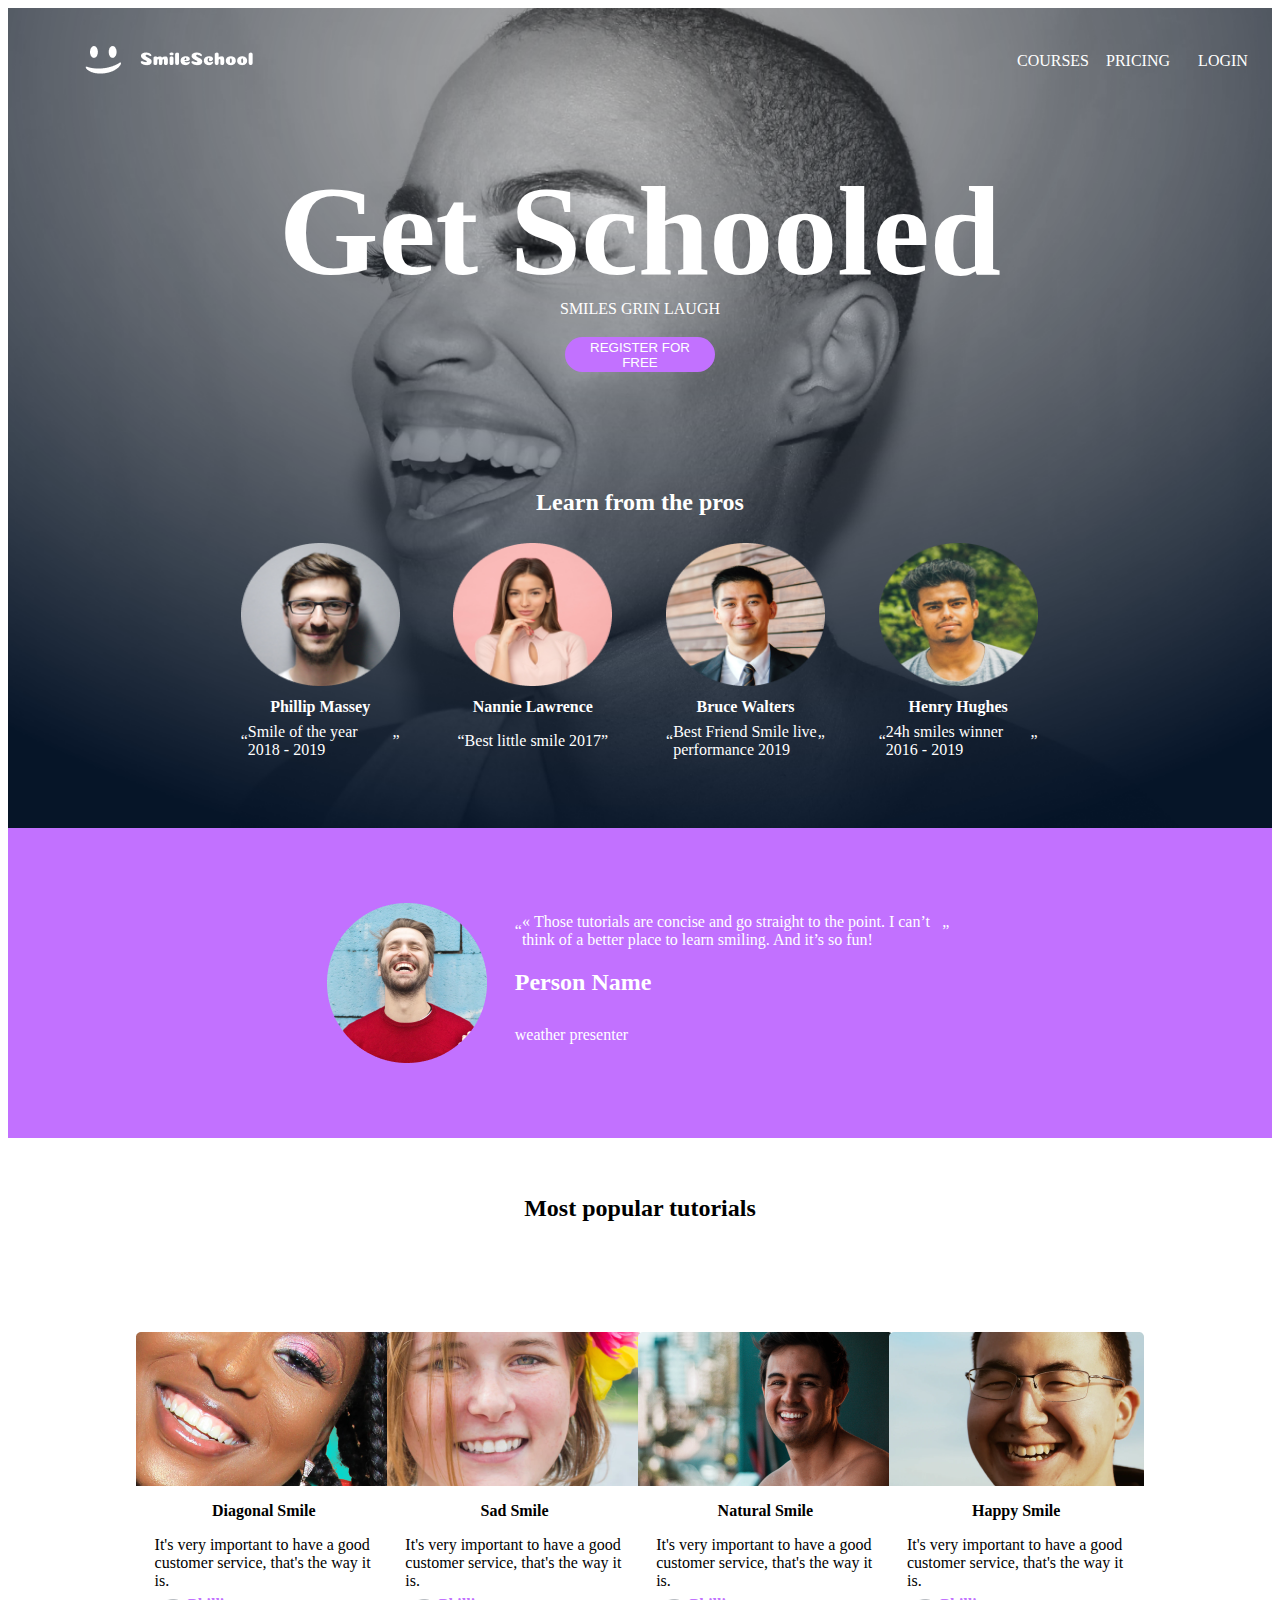
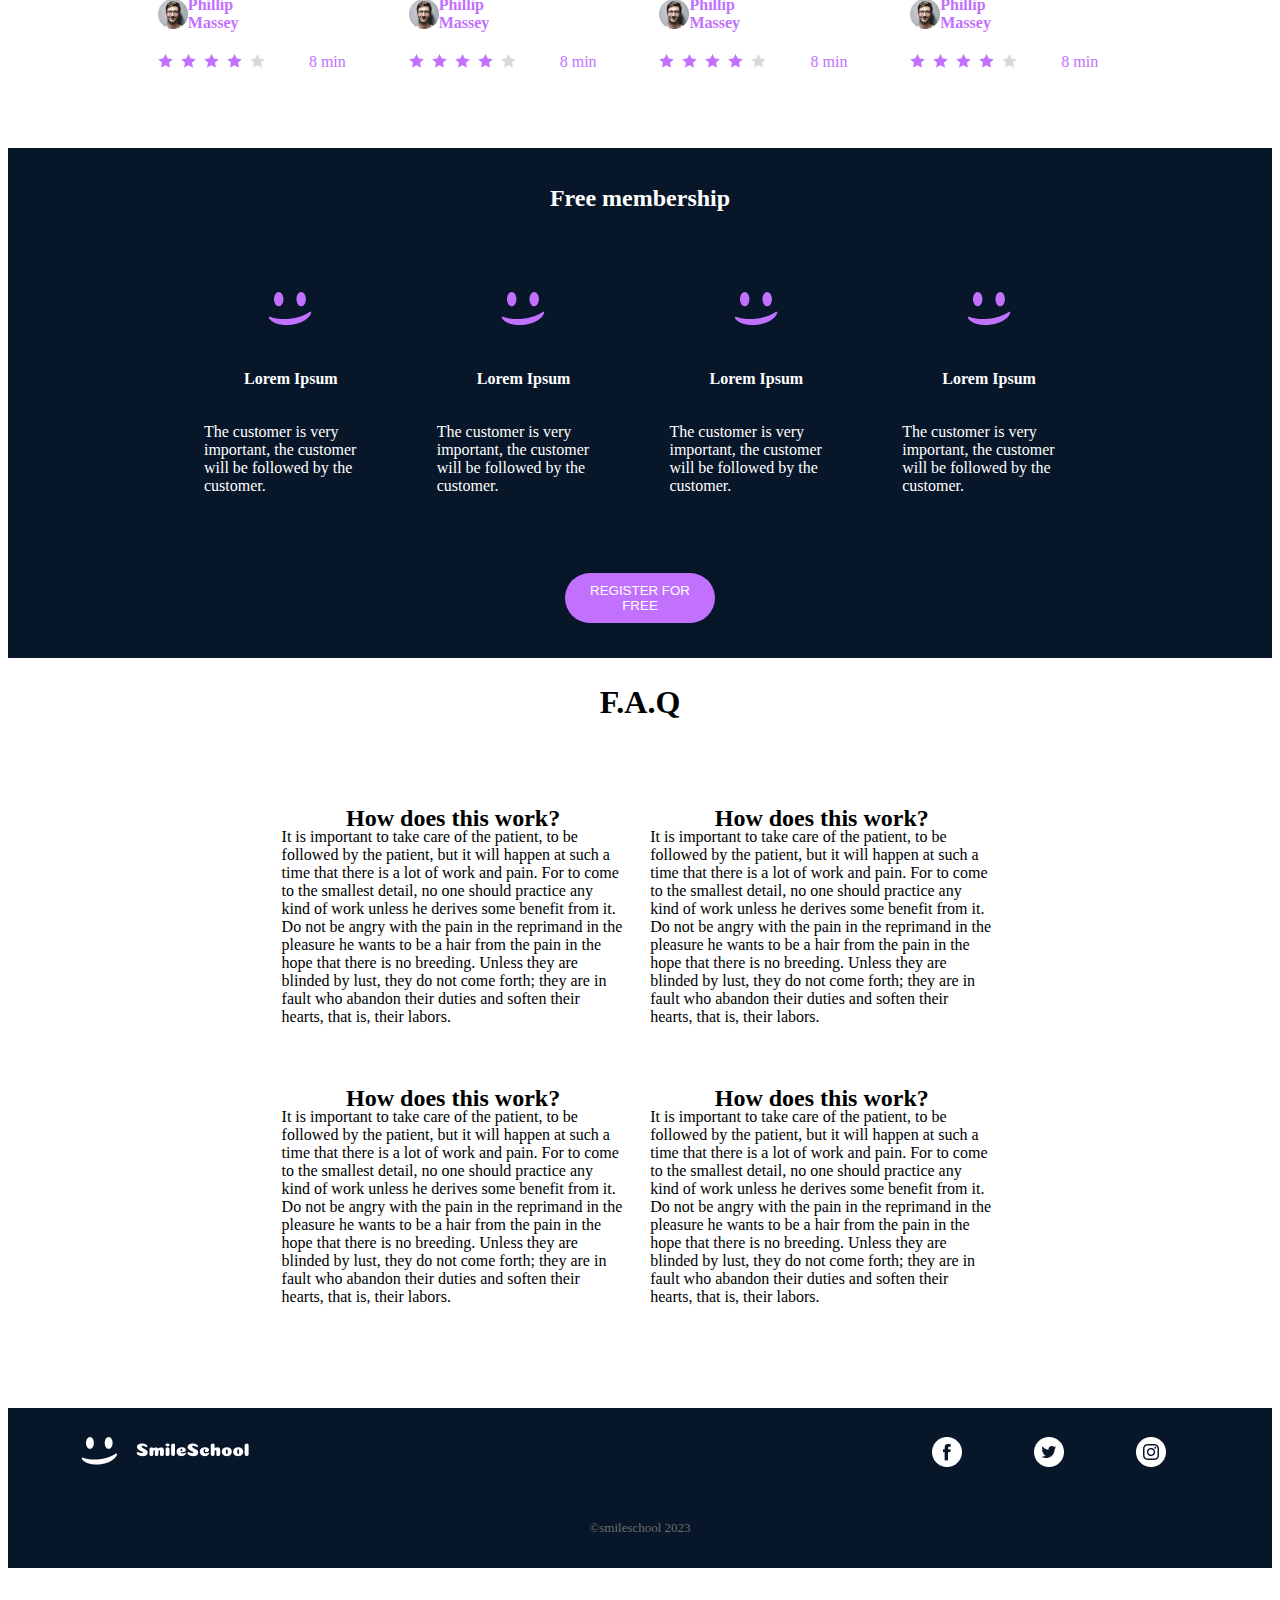
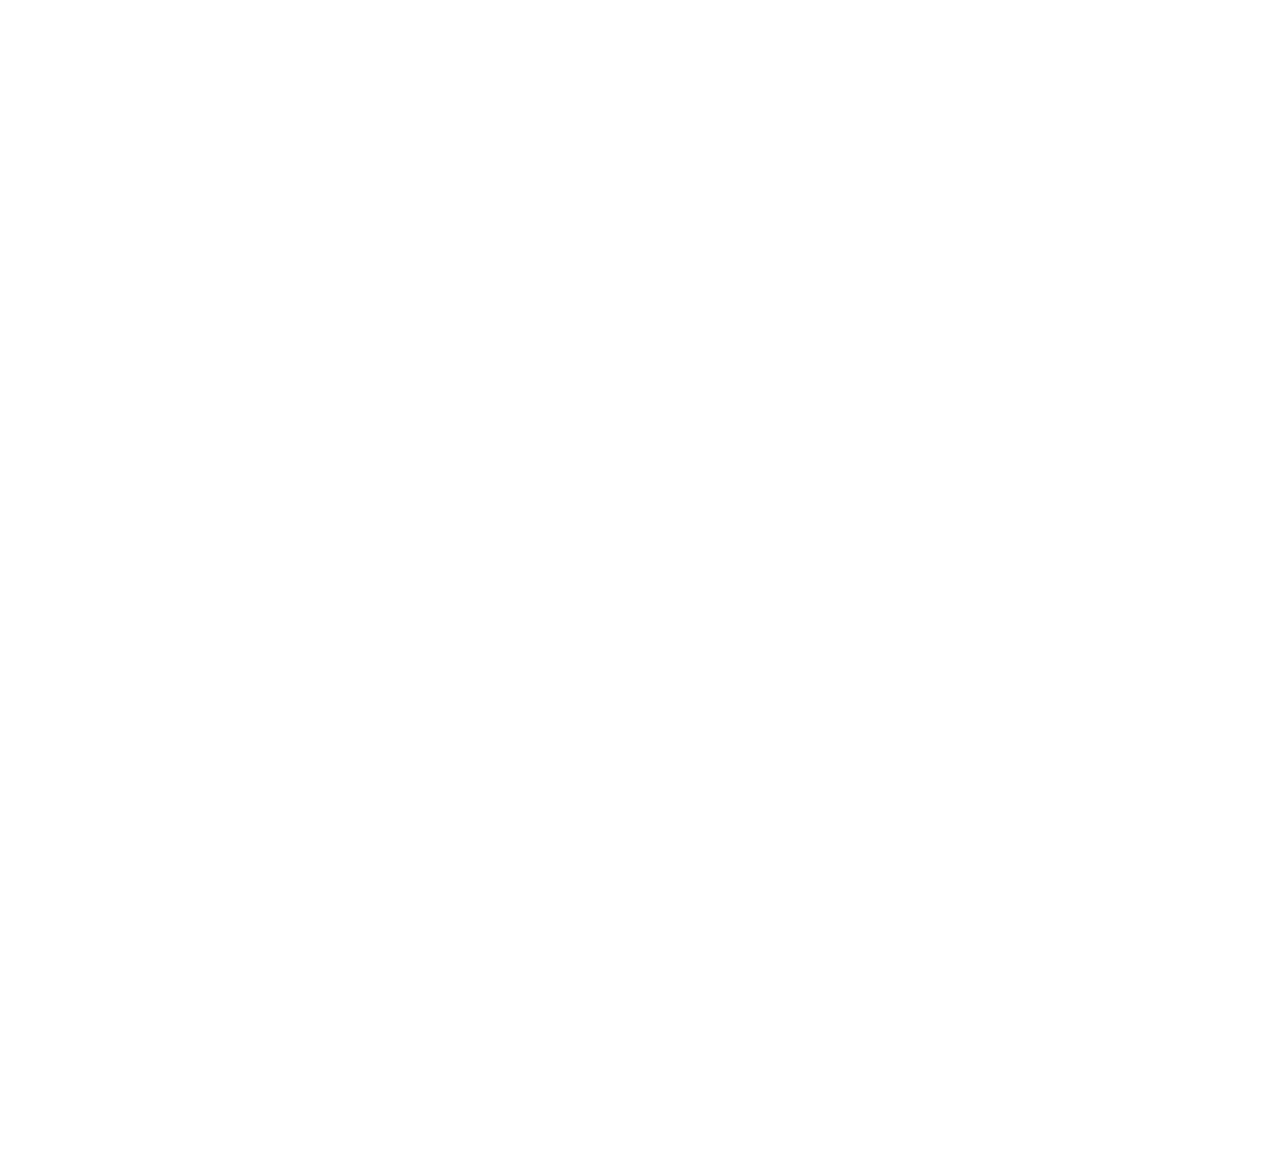
<file: css_advanced/index.html>
<!DOCTYPE html>
<html lang="en">
    <head>
        <meta charset="utf-8">
        <meta name="viewport" content="width=device-width, initial-scale=1.0">
        <title>HTML Wireframe</title>
        <link rel="stylesheet" href="styles.css">
        <style>
            .Title {
                border: 1px solid blue;
                margin: 0;
                height: 30px;
                margin-bottom: 3px;
                display: flex;
                align-items: center;
                justify-content: center;
            }
        </style>
        <style>
            .Button {
                border: 1px solid yellow;
                height: 30px;
                display: flex;
                align-items: center;
                justify-content: center;
                width: 99.5%;
            }
        </style>
        <style>
            .Image {
                border: 1px solid limegreen;
                width: 99%;
                height: 30%;
                margin: 0;
                display: flex;
                align-items: center;
                justify-content: center;
            }
        </style>
        <style>
            .Name {
                border: 1px solid blue;
                width: 99%;
                height: 30%;
                margin: 0;
                display: flex;
                align-items: center;
                justify-content: center;
            }
        </style>
        <style>
            .Subtitle {
                border: 1px solid violet;
                width: 99%;
                height: 30%;
                margin: 0;
                display: flex;
                align-items: center;
                justify-content: center;
            }
        </style>
    </head>
    <body>
        <div style="background-image: url(body_background.png);">
        <!--Header-->
        <header>
            <div>
               <!--logo-->
               <div class="company-logo">
                    <a href="">
                        <image src="logo.png" alt="logo"/>
                    </a>
               </div>
               <!--End of logo-->

               <!--Navigation links-->
               <div id="nav-links">
                   <a href="">COURSES</a>
                   <a href="">PRICING</a>
                   <a href="">LOGIN</a>
               </div>
               <!--End of navigation links-->
            </div>
        </header>
        <!--Main body-->
        <main>
            <!--Section-1-->
            <section id="section-1">
                <!--first block-->
                <div id="block-1a">
                    <h1 class="Title">Get Schooled</h1>
                    <p>SMILES GRIN LAUGH</p>
                    <button class="Button">REGISTER FOR FREE</button>
                </div>
                <!--end of first block-->
                <!--second block-->
                <div id="block-1b">
                    <h2 class="Title">Learn from the pros</h2>
                    <div>
                        <div>
                            <image class="Image" src="phillip.png" alt="phillip"/>
                            <h4 class="Name">Phillip Massey</h4>
                            <q class="Subtitle">Smile of the year 2018 - 2019</q>
                        </div>
                        <div>
                            <image class="Image" src="nannie.png" alt="nannie"/>
                            <h4 class="Name">Nannie Lawrence</h4>
                            <q class="Subtitle">Best little smile 2017</q>
                        </div>
                        <div>
                            <image class="Image" src="bruce.png" alt="bruce"/>
                            <h4 class="Name">Bruce Walters</h4>
                            <q class="Subtitle">Best Friend Smile live performance 2019</q>
                        </div>
                        <div>
                            <image class="Image" src="henry.png" alt="henry"/>
                            <h4 class="Name">Henry Hughes</h4>
                            <q class="Subtitle">24h smiles winner 2016 - 2019</q>
                        </div>
                    </div>
                </div>
                <!--end of second block-->
            </section>
            <!--End of section 1-->

            <!--Section-2-->
            <section id="section-2">
                <div>
                    <image src="section_2.png" alt="author_photo"/>
                    <div>
                        <q>« Those tutorials are concise and go straight to the point. I can’t think of a better place to learn smiling. And it’s so fun!</q>
                        <h2>Person Name</h2>
                        <p class="Subtitle">weather presenter</p>
                    </div>
                </div>
            </section>
            <!--End of section 2-->

            <!--Section-3-->
            <section id="section-3">
                <h2 class="Title">Most popular tutorials</h2>
                <div>
                    <div>
                        <image src="diagonal.png" alt="diagonal"/>
                        <h4 class="Name">Diagonal Smile</h4>
                        <p class="Subtitle">It's very important to have a good customer service, that's the way it is.</p>
                        <div id="singular">
                            <image src="avatar.png" alt="avatar"/>
                            <h4 class="Name">Phillip Massey</h4>
                        </div>
                        <div id="plural">
                            <image src="rating.png" alt="rating"/>
                            <p class="Subtitle">8 min</p>
                        </div>
                    </div>
                    <div>
                        <image src="sad.png" alt="sad"/>
                        <h4 class="Name">Sad Smile</h4>
                        <p class="Subtitle">It's very important to have a good customer service, that's the way it is.</p>
                        <div id="singular">
                            <image src="avatar.png" alt="avatar"/>
                            <h4 class="Name">Phillip Massey</h4>
                        </div>
                        <div id="plural">
                            <image src="rating.png" alt="rating"/>
                            <p class="Subtitle">8 min</p>
                        </div>
                    </div>
                    <div>
                        <image src="natural.png" alt="natural"/>
                        <h4 class="Name">Natural Smile</h4>
                        <p class="Subtitle">It's very important to have a good customer service, that's the way it is.</p>
                        <div id="singular">
                            <image src="avatar.png" alt="avatar"/>
                            <h4 class="Name">Phillip Massey</h4>
                        </div>
                        <div id="plural">
                            <image src="rating.png" alt="rating"/>
                            <p class="Subtitle">8 min</p>
                        </div>
                    </div>
                    <div>
                        <image src="happy.png" alt="happy"/>
                        <h4 class="Name">Happy Smile</h4>
                        <p class="Subtitle">It's very important to have a good customer service, that's the way it is.</p>
                        <div id="singular">
                            <image src="avatar.png" alt="avatar"/>
                            <h4 class="Name">Phillip Massey</h4>
                        </div>
                        <div id="plural">
                            <image src="rating.png" alt="rating"/>
                            <p class="Subtitle">8 min</p>
                        </div>
                    </div>
                </div>
            </section>
            <!--End of section 3-->

            <!--Section-4-->
            <section id="section-4">
                <h2 class="Title">Free membership</h2>
                <div>
                    <div>
                        <image src="smile.png" alt="logo"/>
                        <h4 class="Name">Lorem Ipsum</h4>
                        <p class="Subtitle">The customer is very important, the customer will be followed by the customer.</p>
                    </div>
                    <div>
                        <image src="smile.png" alt="logo"/>
                        <h4 class="Name">Lorem Ipsum</h4>
                        <p class="Subtitle">The customer is very important, the customer will be followed by the customer.</p>
                    </div>
                    <div>
                        <image src="smile.png" alt="logo"/>
                        <h4 class="Name">Lorem Ipsum</h4>
                        <p class="Subtitle">The customer is very important, the customer will be followed by the customer.</p>
                    </div>
                    <div>
                        <image src="smile.png" alt="logo"/>
                        <h4 class="Name">Lorem Ipsum</h4>
                        <p class="Subtitle">The customer is very important, the customer will be followed by the customer.</p>
                    </div>
                </div>
                <button class="Button">REGISTER FOR FREE</button>
            </section>
            <!--End of section 4-->

            <!--Section-5-->
            <section id="section-5">
                <h2 class="Title">F.A.Q</h2>
                <div>

                   <div>
                    <div>
                        <h4 class="Name">How does this work?</h4>
                        <p class="Subtitle">It is important to take care of the patient, to be followed by the patient, but it will happen at such a time that there is a lot of work and pain. For to come to the smallest detail, no one should practice any kind of work unless he derives some benefit from it. Do not be angry with the pain in the reprimand in the pleasure he wants to be a hair from the pain in the hope that there is no breeding. Unless they are blinded by lust, they do not come forth; they are in fault who abandon their duties and soften their hearts, that is, their labors.</p>
                    </div>
                    <div>
                        <h4 class="Name">How does this work?</h4>
                        <p class="Subtitle">It is important to take care of the patient, to be followed by the patient, but it will happen at such a time that there is a lot of work and pain. For to come to the smallest detail, no one should practice any kind of work unless he derives some benefit from it. Do not be angry with the pain in the reprimand in the pleasure he wants to be a hair from the pain in the hope that there is no breeding. Unless they are blinded by lust, they do not come forth; they are in fault who abandon their duties and soften their hearts, that is, their labors.</p>
                    </div>
                   </div>
                   <div>
                    <div>
                        <h4 class="Name">How does this work?</h4>
                        <p class="Subtitle">It is important to take care of the patient, to be followed by the patient, but it will happen at such a time that there is a lot of work and pain. For to come to the smallest detail, no one should practice any kind of work unless he derives some benefit from it. Do not be angry with the pain in the reprimand in the pleasure he wants to be a hair from the pain in the hope that there is no breeding. Unless they are blinded by lust, they do not come forth; they are in fault who abandon their duties and soften their hearts, that is, their labors.</p>
                    </div>
                    <div>
                        <h4 class="Name">How does this work?</h4>
                        <p class="Subtitle">It is important to take care of the patient, to be followed by the patient, but it will happen at such a time that there is a lot of work and pain. For to come to the smallest detail, no one should practice any kind of work unless he derives some benefit from it. Do not be angry with the pain in the reprimand in the pleasure he wants to be a hair from the pain in the hope that there is no breeding. Unless they are blinded by lust, they do not come forth; they are in fault who abandon their duties and soften their hearts, that is, their labors.</p>
                    </div>
                   </div> 
                </div>
            </section>
            <!--End of section 5-->
        </main>
        <!--End of main body-->
        <!--Footer-->
        <footer>
            <div>
                <div>
                    <div id="logo">
                        <image src="logo.png" alt="logo"/>
                    </div>
                    <div id="nav-images">
                        <a href="">
                            <image src="facebook.png" alt="facebook"/>
                        </a>
                        <a href="">
                            <image src="twitter.png" alt="twitter"/>
                        </a>
                        <a href="">
                            <image src="instagram.png" alt="instagram"/>
                        </a>
                    </div>
                </div>
                <p>©smileschool 2023</p>
            </div>
        </footer>
        <!--End of footer-->
    </body>
</html>
</file>
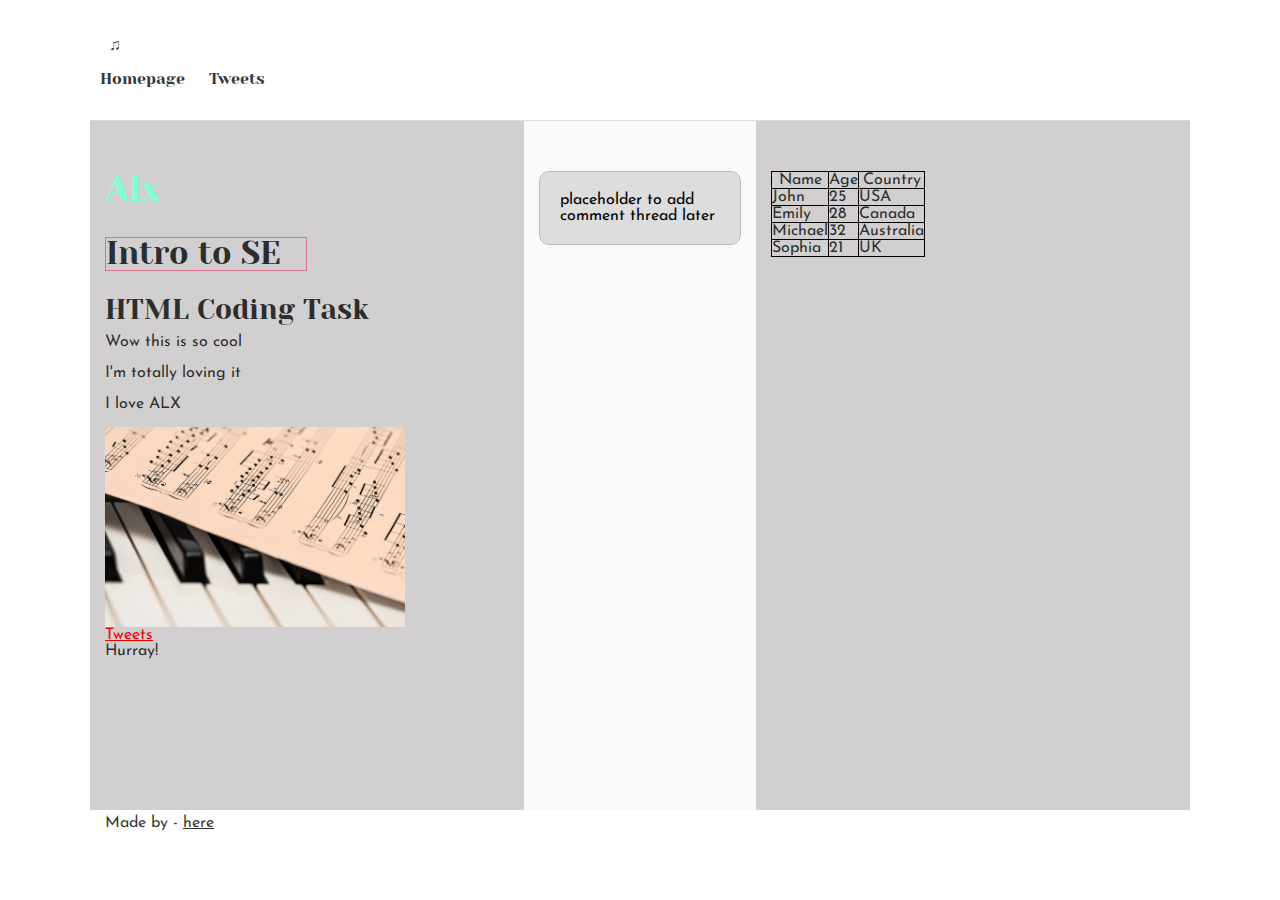
<file: css_basic/index.html>
<!DOCTYPE html>
    <html lang="en">
        <head>
            <meta charset="utf-8">
            <meta name="viewport" content="width=device-width, initial-scale=1"/>
            <title>My very first webpage</title>
            <link href="base.css" rel="stylesheet">
            <link href="styles.css" rel="stylesheet">
            <style>
                table, th, td {
                    border: 1px solid black;
                }  
                </style>
        </head>
        <body class="works_on_smartphone">
            <header>
                <span class="logo">♫</span>
                <ul>
                    <li><a href="file:///C:/Users/enoch/OneDrive/Desktop/iSWE/alx_html_css/html_basic/index.html" title="homepage">Homepage</a></li>
                    <li><a href="file:///C:/Users/enoch/OneDrive/Desktop/iSWE/alx_html_css/html_basic/tweets.html" title="Tweets section">Tweets</a></li>
                </ul>
            </header>
            <main>
                <article>
                    <h1>Alx</h1>
                    <h2>Intro to SE</h2>
                    <h3>HTML Coding Task</h3>
                    <p>Wow this is so cool</p>
                    <p>I'm totally loving it</p>
                    <p>I love ALX</p>
                    <a class="picture" href="https://youtube.com" title="My music hub" target="_blank"><image src="piano.jpg" alt="Music profile"></a>
                    <a href="file:///C:/Users/enoch/OneDrive/Desktop/iSWE/alx_html_css/html_basic/tweets.html" title="Tweets section">Tweets</a> 
                    <p>Hurray!</p>
                </article>
                <aside>
                    <p>placeholder to add comment thread later</p>
                </aside>
                <article>
                    <table>
                        <thead>
                            <tr>
                                <th>Name</th>
                                <th>Age</th>
                                <th>Country</th>
                            </tr>
                        </thead>
                        <tbody>
                            <tr>
                                <td>John</td>
                                <td>25</td>
                                <td>USA</td>
                            </tr>
                            <tr>
                                <td>Emily</td>
                                <td>28</td>
                                <td>Canada</td>
                            </tr>
                            <tr>
                                <td>Michael</td>
                                <td>32</td>
                                <td>Australia</td>
                            </tr>
                            <tr>
                                <td>Sophia</td>
                                <td>21</td>
                                <td>UK</td>
                            </tr>
                        </tbody>
                    </table>
                </article>
            </main>
            
            <footer>
                <p>Made by <ENOCH> - <a href="www.linkedin.com/in/enoch-mensah-25a3b1268" target="_blank">here</a></p>
            </footer>
            
        </body>
    </html>
</file>
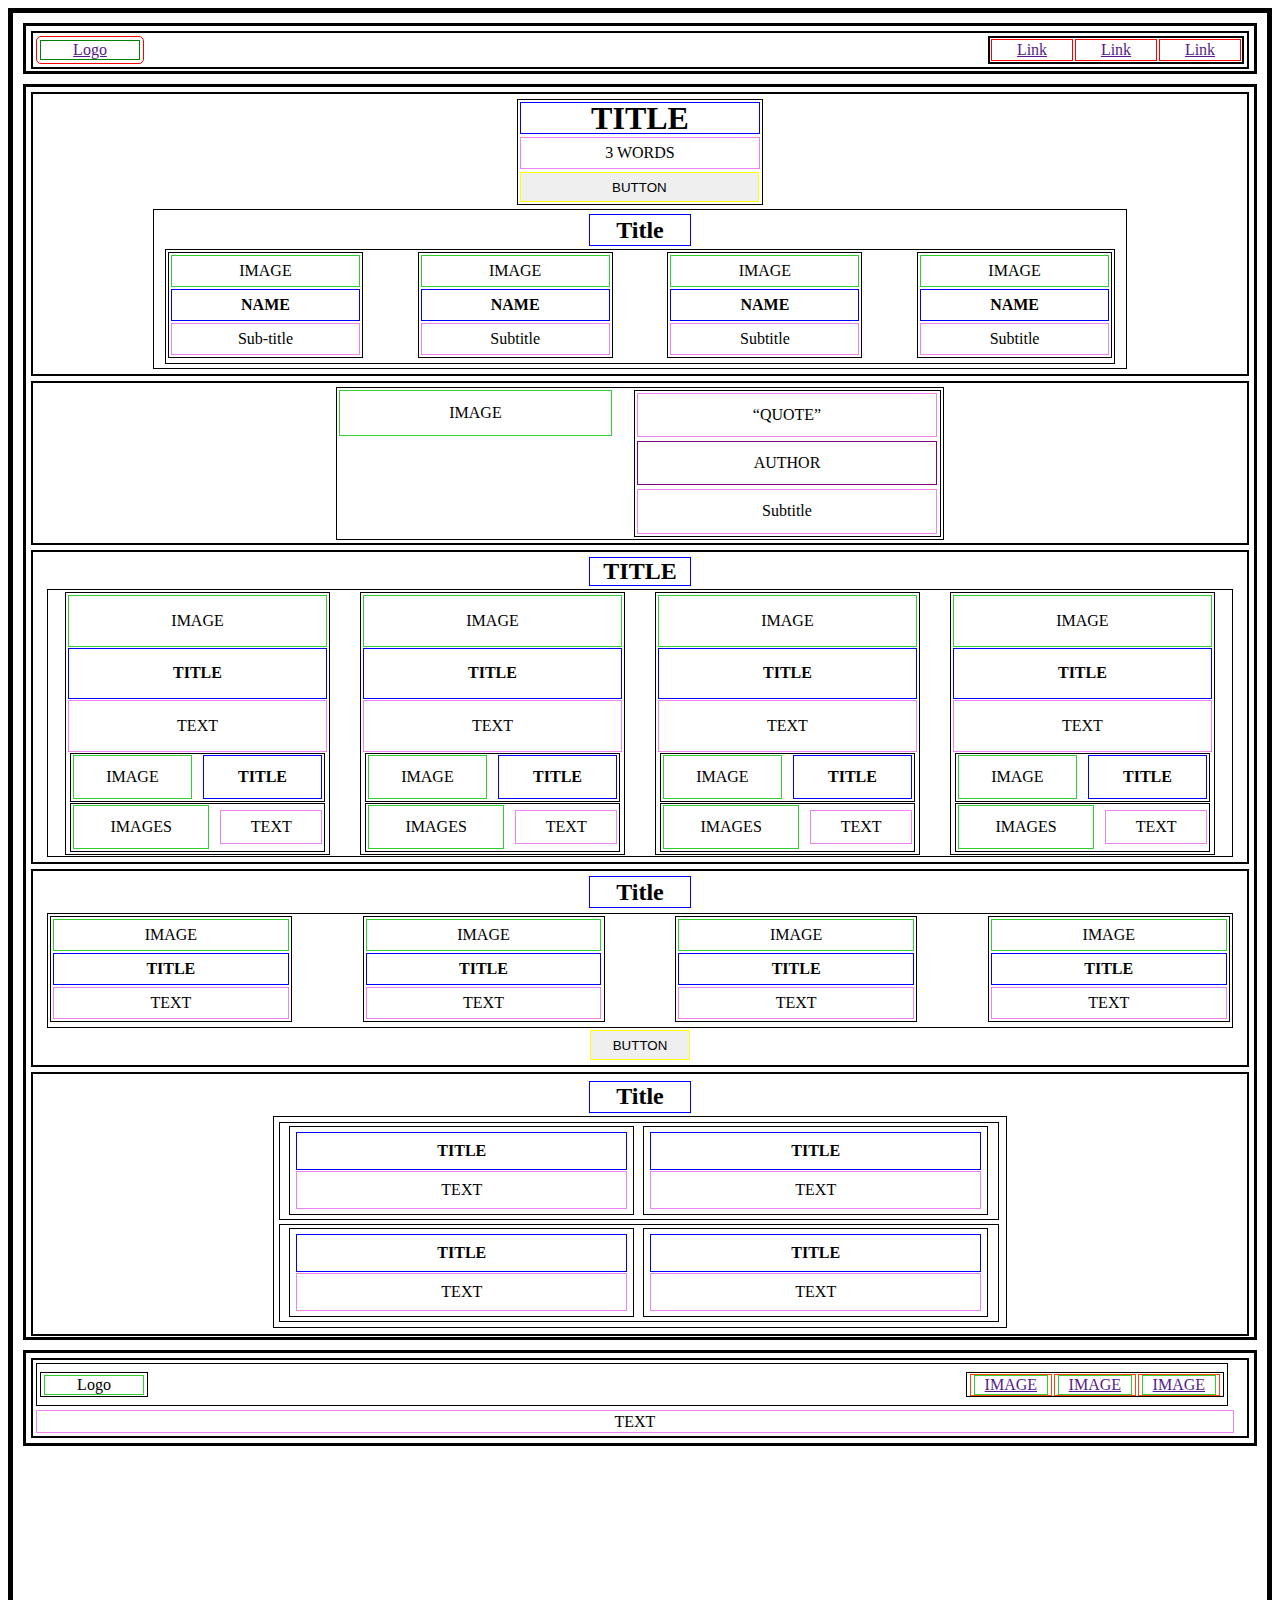
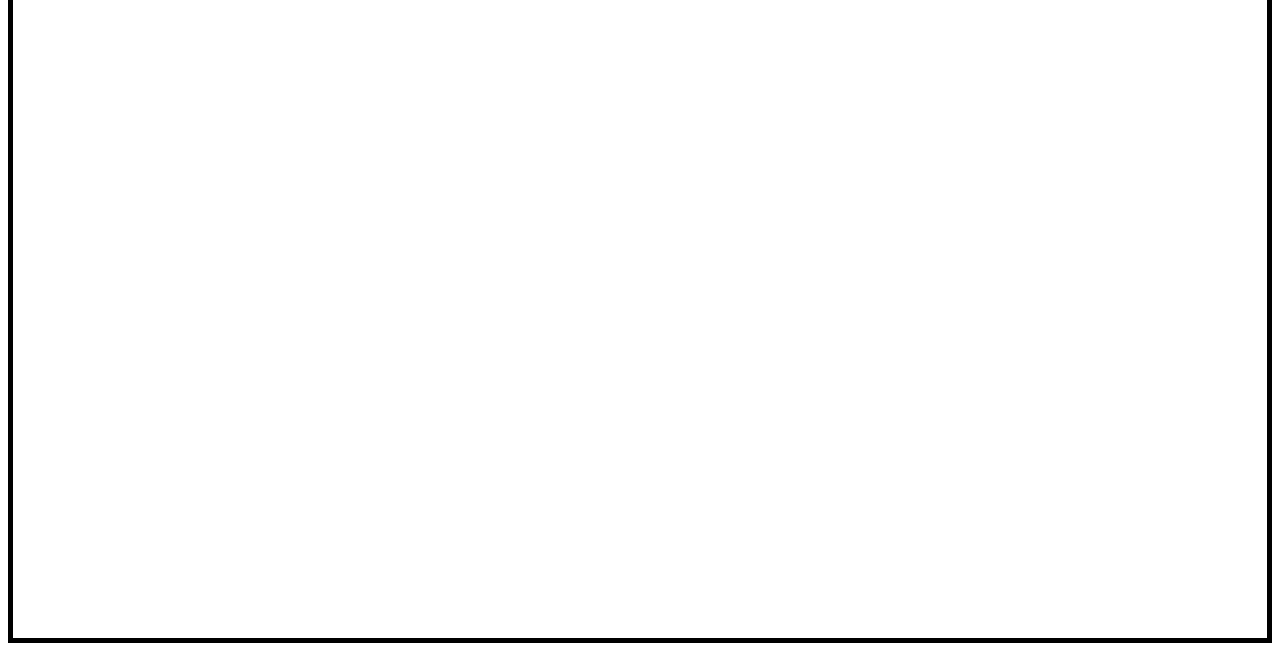
<file: html_advanced/index.html>
<!DOCTYPE html>
<html lang="en">
    <head>
        <meta charset="utf-8">
        <title>HTML Wireframe</title>
        <link rel="stylesheet" href="css/styles.css">
        <style>
            .Title {
                border: 1px solid blue;
                margin: 0;
                height: 30px;
                margin-bottom: 3px;
                display: flex;
                align-items: center;
                justify-content: center;
            }
        </style>
        <style>
            .Button {
                border: 1px solid yellow;
                height: 30px;
                display: flex;
                align-items: center;
                justify-content: center;
                width: 99.5%;
            }
        </style>
        <style>
            .Image {
                border: 1px solid limegreen;
                width: 99%;
                height: 30%;
                margin: 0;
                display: flex;
                align-items: center;
                justify-content: center;
            }
        </style>
        <style>
            .Name {
                border: 1px solid blue;
                width: 99%;
                height: 30%;
                margin: 0;
                display: flex;
                align-items: center;
                justify-content: center;
            }
        </style>
        <style>
            .Subtitle {
                border: 1px solid violet;
                width: 99%;
                height: 30%;
                margin: 0;
                display: flex;
                align-items: center;
                justify-content: center;
            }
        </style>
    </head>
    <body>
        <!--Header-->
        <header>
            <div>
               <!--logo-->
               <div class="company-logo">
                    <a href="">
                        <span>Logo</span>
                    </a>
               </div>
               <!--End of logo-->

               <!--Navigation links-->
               <div id="nav-links">
                   <a href="">Link</a>
                   <a href="">Link</a>
                   <a href="">Link</a>
               </div>
               <!--End of navigation links-->
            </div>
        </header>
        <!--Main body-->
        <main>
            <!--Section-1-->
            <section id="section-1">
                <!--first block-->
                <div id="block-1a">
                    <h1 class="Title">TITLE</h1>
                    <p>3 WORDS</p>
                    <button class="Button">BUTTON</button>
                </div>
                <!--end of first block-->
                <!--second block-->
                <div id="block-1b">
                    <h2 class="Title">Title</h2>
                    <div>
                        <div>
                            <span class="Image">IMAGE</span>
                            <h4 class="Name">NAME</h4>
                            <p class="Subtitle">Sub-title</p>
                        </div>
                        <div>
                            <span class="Image">IMAGE</span>
                            <h4 class="Name">NAME</h4>
                            <p class="Subtitle">Subtitle</p>
                        </div>
                        <div>
                            <span class="Image">IMAGE</span>
                            <h4 class="Name">NAME</h4>
                            <p class="Subtitle">Subtitle</p>
                        </div>
                        <div>
                            <span class="Image">IMAGE</span>
                            <h4 class="Name">NAME</h4>
                            <p class="Subtitle">Subtitle</p>
                        </div>
                    </div>
                </div>
                <!--end of second block-->
            </section>
            <!--End of section 1-->

            <!--Section-2-->
            <section id="section-2">
                <div>
                    <span>IMAGE</span>
                    <div>
                        <q>QUOTE</q>
                        <blockquote>AUTHOR</blockquote>
                        <p class="Subtitle">Subtitle</p>
                    </div>
                </div>
            </section>
            <!--End of section 2-->

            <!--Section-3-->
            <section id="section-3">
                <h2 class="Title">TITLE</h2>
                <div>
                    <div>
                        <span class="Image">IMAGE</span>
                        <h4 class="Name">TITLE</h4>
                        <p class="Subtitle">TEXT</p>
                        <div id="singular">
                            <span class="Image">IMAGE</span>
                            <h4 class="Name">TITLE</h4>
                        </div>
                        <div id="plural">
                            <span class="Image">IMAGES</span>
                            <p class="Subtitle">TEXT</p>
                        </div>
                    </div>
                    <div>
                        <span class="Image">IMAGE</span>
                        <h4 class="Name">TITLE</h4>
                        <p class="Subtitle">TEXT</p>
                        <div id="singular">
                            <span class="Image">IMAGE</span>
                            <h4 class="Name">TITLE</h4>
                        </div>
                        <div id="plural">
                            <span class="Image">IMAGES</span>
                            <p class="Subtitle">TEXT</p>
                        </div>
                    </div>
                    <div>
                        <span class="Image">IMAGE</span>
                        <h4 class="Name">TITLE</h4>
                        <p class="Subtitle">TEXT</p>
                        <div id="singular">
                            <span class="Image">IMAGE</span>
                            <h4 class="Name">TITLE</h4>
                        </div>
                        <div id="plural">
                            <span class="Image">IMAGES</span>
                            <p class="Subtitle">TEXT</p>
                        </div>
                    </div>
                    <div>
                        <span class="Image">IMAGE</span>
                        <h4 class="Name">TITLE</h4>
                        <p class="Subtitle">TEXT</p>
                        <div id="singular">
                            <span class="Image">IMAGE</span>
                            <h4 class="Name">TITLE</h4>
                        </div>
                        <div id="plural">
                            <span class="Image">IMAGES</span>
                            <p class="Subtitle">TEXT</p>
                        </div>
                    </div>
                </div>
            </section>
            <!--End of section 3-->

            <!--Section-4-->
            <section id="section-4">
                <h2 class="Title">Title</h2>
                <div>
                    <div>
                        <span class="Image">IMAGE</span>
                        <h4 class="Name">TITLE</h4>
                        <p class="Subtitle">TEXT</p>
                    </div>
                    <div>
                        <span class="Image">IMAGE</span>
                        <h4 class="Name">TITLE</h4>
                        <p class="Subtitle">TEXT</p>
                    </div>
                    <div>
                        <span class="Image">IMAGE</span>
                        <h4 class="Name">TITLE</h4>
                        <p class="Subtitle">TEXT</p>
                    </div>
                    <div>
                        <span class="Image">IMAGE</span>
                        <h4 class="Name">TITLE</h4>
                        <p class="Subtitle">TEXT</p>
                    </div>
                </div>
                <button class="Button">BUTTON</button>
            </section>
            <!--End of section 4-->

            <!--Section-5-->
            <section id="section-5">
                <h2 class="Title">Title</h2>
                <div>

                   <div>
                    <div>
                        <h4 class="Name">TITLE</h4>
                        <p class="Subtitle">TEXT</p>
                    </div>
                    <div>
                        <h4 class="Name">TITLE</h4>
                        <p class="Subtitle">TEXT</p>
                    </div>
                   </div>
                   <div>
                    <div>
                        <h4 class="Name">TITLE</h4>
                        <p class="Subtitle">TEXT</p>
                    </div>
                    <div>
                        <h4 class="Name">TITLE</h4>
                        <p class="Subtitle">TEXT</p>
                    </div>
                   </div> 
                </div>
            </section>
            <!--End of section 5-->
        </main>
        <!--End of main body-->
        <!--Footer-->
        <footer>
            <div>
                <div>
                    <div id="logo">
                        <span>Logo</span>
                    </div>
                    <div id="nav-images">
                        <a href="">
                            <span>IMAGE</span>
                        </a>
                        <a href="">
                            <span>IMAGE</span>
                        </a>
                        <a href="">
                            <span>IMAGE</span>
                        </a>
                    </div>
                </div>
                <p class="Subtitle">TEXT</p>
            </div>
        </footer>
        <!--End of footer-->
    </body>
</html>
</file>
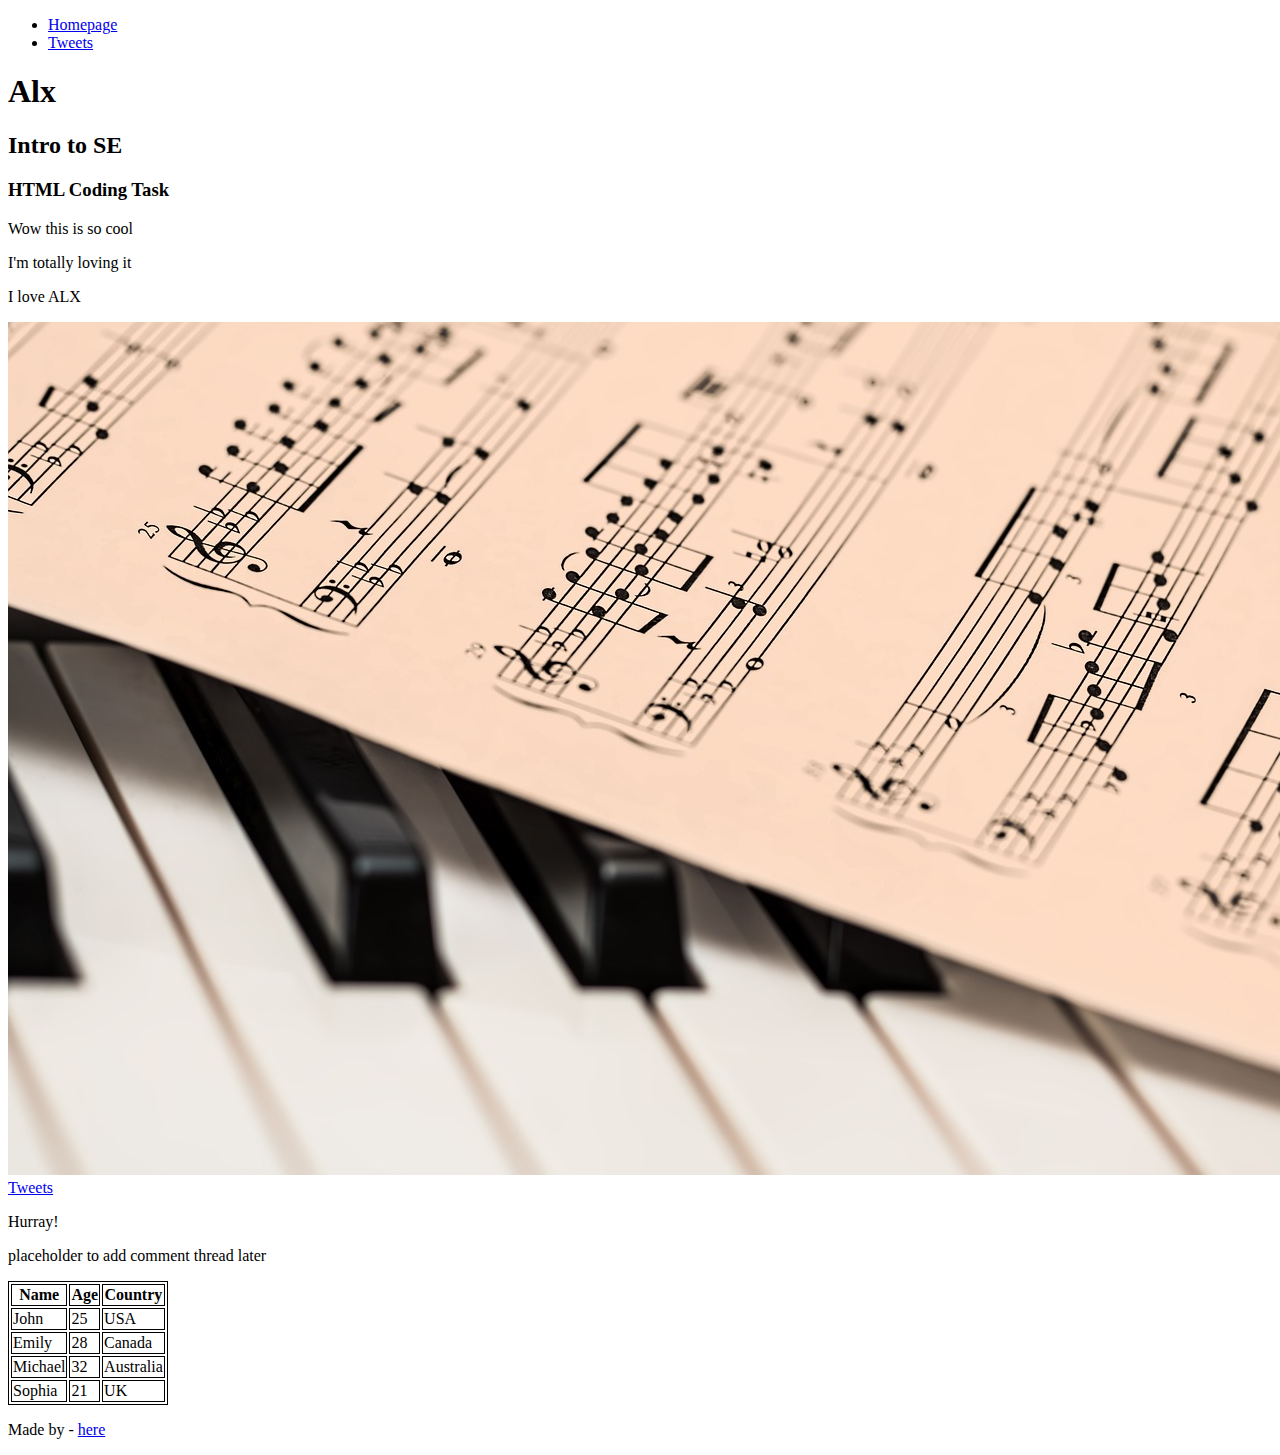
<file: html_basic/index.html>
<!DOCTYPE html>
    <html lang="en">
        <head>
            <meta charset="utf-8">
            <title>My very first webpage</title>
            <style>
            table, th, td {
                border: 1px solid black;
            }  
            </style>
        </head>
        <body>
            <header>
                <ul>
                    <li><a href="file:///C:/Users/enoch/OneDrive/Desktop/iSWE/alx_html_css/html_basic/index.html" title="homepage">Homepage</a></li>
                    <li><a href="file:///C:/Users/enoch/OneDrive/Desktop/iSWE/alx_html_css/html_basic/tweets.html" title="Tweets section">Tweets</a></li>
                </ul>
            </header>
            <main>
                <article>
                    <h1>Alx</h1>
                    <h2>Intro to SE</h2>
                    <h3>HTML Coding Task</h3>
                    <p>Wow this is so cool</p>
                    <p>I'm totally loving it</p>
                    <p>I love ALX</p>
                    <a href="https://youtube.com" title="My music hub" target="_blank"><image src="piano.jpg" alt="Music profile"></a>
                    <a href="file:///C:/Users/enoch/OneDrive/Desktop/iSWE/alx_html_css/html_basic/tweets.html" title="Tweets section">Tweets</a> 
                    <p>Hurray!</p>
                </article>
                <aside>
                    <p>placeholder to add comment thread later</p>
                </aside>
                <article>
                    <table>
                        <thead>
                            <tr>
                                <th>Name</th>
                                <th>Age</th>
                                <th>Country</th>
                            </tr>
                        </thead>
                        <tbody>
                            <tr>
                                <td>John</td>
                                <td>25</td>
                                <td>USA</td>
                            </tr>
                            <tr>
                                <td>Emily</td>
                                <td>28</td>
                                <td>Canada</td>
                            </tr>
                            <tr>
                                <td>Michael</td>
                                <td>32</td>
                                <td>Australia</td>
                            </tr>
                            <tr>
                                <td>Sophia</td>
                                <td>21</td>
                                <td>UK</td>
                            </tr>
                        </tbody>
                    </table>
                </article>
            </main>
            
            <footer>
                <p>Made by <ENOCH> - <a href="www.linkedin.com/in/enoch-mensah-25a3b1268" target="_blank">here</a></p>
            </footer>
            
        </body>
    </html>
</file>
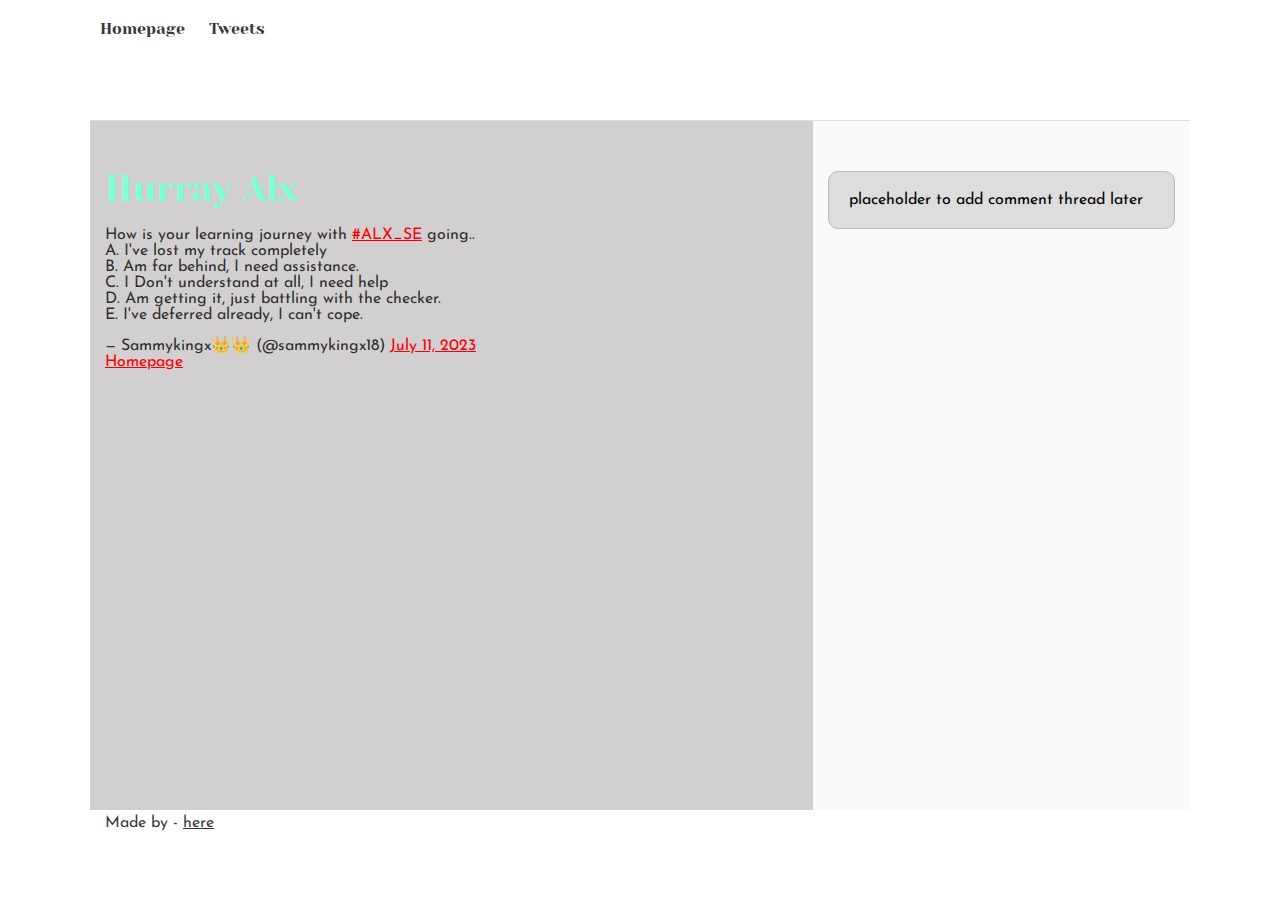
<file: css_basic/tweets.html>
<!DOCTYPE html>
    <html lang="en">
        <head>
            <meta charset="utf-8">
            <title>My very first webpage</title>
            <link href="base.css" rel="stylesheet">
            <link href="styles.css" rel="stylesheet">
        </head>
        <body>
            <header>
                <ul>
                    <li><a href="file:///C:/Users/enoch/OneDrive/Desktop/iSWE/alx_html_css/html_basic/index.html" title="homepage">Homepage</a></li>
                    <li><a href="file:///C:/Users/enoch/OneDrive/Desktop/iSWE/alx_html_css/html_basic/tweets.html" title="Tweets section">Tweets</a></li>
                </ul>
            </header>
            <main>
                <article>
                    <h1>Hurray Alx</h1>
                    <blockquote class="twitter-tweet"><p lang="en" dir="ltr">How is your learning journey with <a href="https://twitter.com/hashtag/ALX_SE?src=hash&amp;ref_src=twsrc%5Etfw">#ALX_SE</a> going..<br>A. I&#39;ve lost my track completely<br>B. Am far behind, I need assistance.<br>C. I Don&#39;t understand at all, I need help<br>D. Am getting it, just battling with the checker.<br>E. I&#39;ve deferred already, I can&#39;t cope.</p>&mdash; Sammykingx👑👑 (@sammykingx18) <a href="https://twitter.com/sammykingx18/status/1678867772485271552?ref_src=twsrc%5Etfw">July 11, 2023</a></blockquote> <script async src="https://platform.twitter.com/widgets.js" charset="utf-8"></script>
                    <a href="file:///C:/Users/enoch/OneDrive/Desktop/iSWE/alx_html_css/html_basic/index.html" title="homepage">Homepage</a>
                </article>
                <aside>
                    <p>placeholder to add comment thread later</p>
                </aside>
            </main>
            
            <footer>
                <p>Made by <ENOCH> - <a href="www.linkedin.com/in/enoch-mensah-25a3b1268" target="_blank">here</a></p>
            </footer>
        </body>
    </html>
</file>
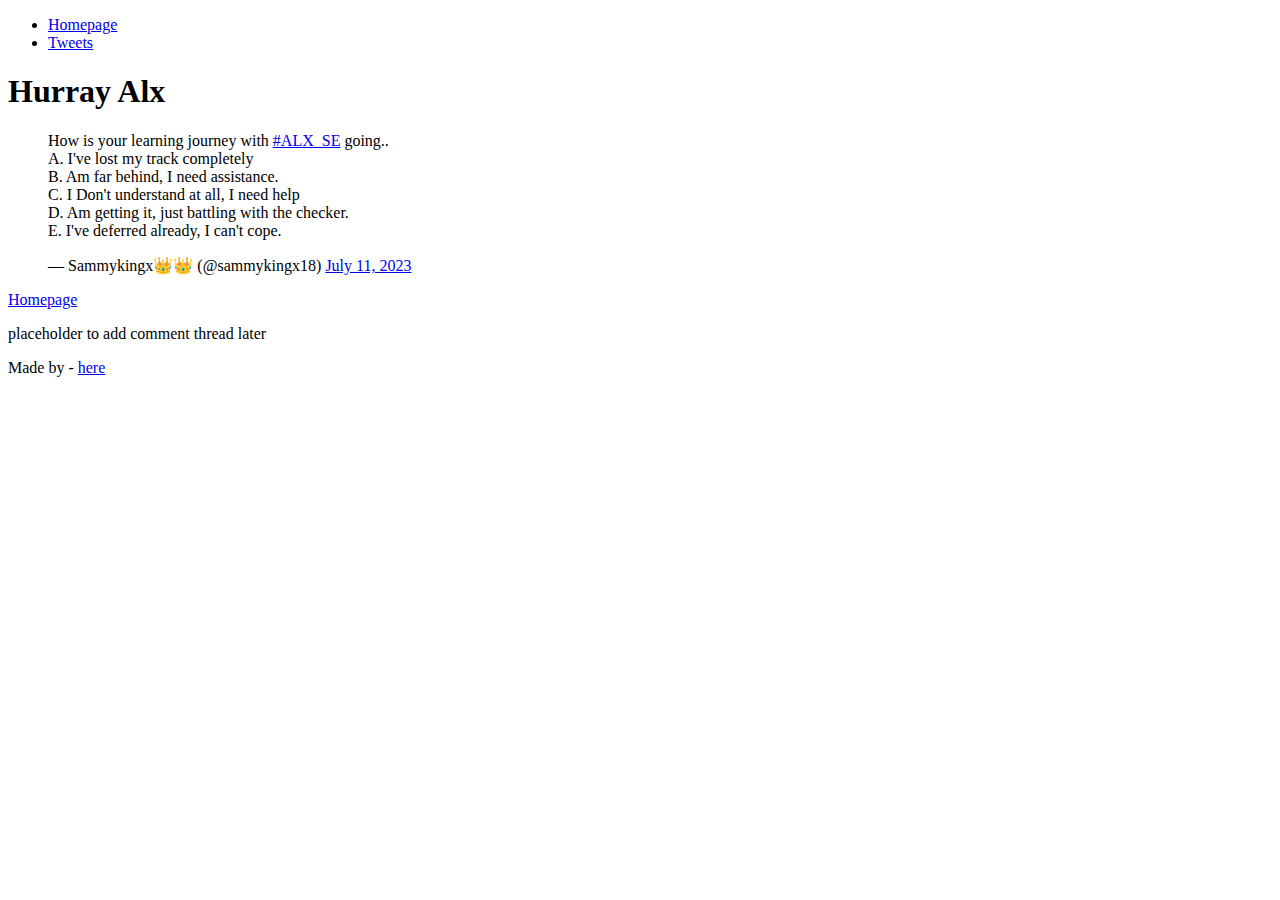
<file: html_basic/tweets.html>
<!DOCTYPE html>
    <html lang="en">
        <head>
            <meta charset="utf-8">
            <title>My very first webpage</title>
        </head>
        <body>
            <header>
                <ul>
                    <li><a href="file:///C:/Users/enoch/OneDrive/Desktop/iSWE/alx_html_css/html_basic/index.html" title="homepage">Homepage</a></li>
                    <li><a href="file:///C:/Users/enoch/OneDrive/Desktop/iSWE/alx_html_css/html_basic/tweets.html" title="Tweets section">Tweets</a></li>
                </ul>
            </header>
            <main>
                <article>
                    <h1>Hurray Alx</h1>
                    <blockquote class="twitter-tweet"><p lang="en" dir="ltr">How is your learning journey with <a href="https://twitter.com/hashtag/ALX_SE?src=hash&amp;ref_src=twsrc%5Etfw">#ALX_SE</a> going..<br>A. I&#39;ve lost my track completely<br>B. Am far behind, I need assistance.<br>C. I Don&#39;t understand at all, I need help<br>D. Am getting it, just battling with the checker.<br>E. I&#39;ve deferred already, I can&#39;t cope.</p>&mdash; Sammykingx👑👑 (@sammykingx18) <a href="https://twitter.com/sammykingx18/status/1678867772485271552?ref_src=twsrc%5Etfw">July 11, 2023</a></blockquote> <script async src="https://platform.twitter.com/widgets.js" charset="utf-8"></script>
                    <a href="file:///C:/Users/enoch/OneDrive/Desktop/iSWE/alx_html_css/html_basic/index.html" title="homepage">Homepage</a>
                </article>
                <aside>
                    <p>placeholder to add comment thread later</p>
                </aside>
            </main>
            
            <footer>
                <p>Made by <ENOCH> - <a href="www.linkedin.com/in/enoch-mensah-25a3b1268" target="_blank">here</a></p>
            </footer>
        </body>
    </html>
</file>
<file: css_advanced/styles.css>
body
{
    border: 0;
    height: 482vh;
}

body div
{
    background-repeat: no-repeat;
    background-size: contain;
}

header
{
    border: 0;
    height: 100px;
    padding: 5px;
}

header div
{
    border: 0;
    padding: 3px;
    display: flex;
    height: 90%;
    justify-content: space-between;
    align-items: center;

}

.company-logo
{
    border: 0;
    width: 300px;
    height: 50%;
    border-radius: 5px;
}

.company-logo a
{
    border: 0;
    width: inherit;
    display: flex;
    justify-content: center;
    align-items: center;
}

#nav-links
{
    width: 250px;
    height: 50%;
    padding: 1px;
}

#nav-links a
{
    border: 0;
    width: 80px;
    display: flex;
    align-items: center;
    justify-content: center;
    color: white;
    text-decoration: none;
}

#nav-links a:hover
{
    text-decoration: underline;
}



main
{
    border: 0;
    height: 2890px;
}

main #section-1
{
    border: 0;
    padding: 5px;
    height: 700px;
    display: flex;
    flex-direction: column;
    justify-content: space-around;
    align-items: center;
}

#section-1 #block-1a
{
    border: 0;
    width: 60%;
    padding: 2px;
    height: 200px;
    display: flex;
    flex-direction: column;
    justify-content: space-around;
    align-items: center;
}

#section-1 #block-1a .Title
{
    border: 0;
    margin: 0;
    height: 50%;
    margin-bottom: 3px;
    display: flex;
    align-items: center;
    justify-content: center;
    color: white;
    font-size: 800%;
}

#section-1 #block-1a p
{
    border: 0;
    margin: 0;
    width: 40%;
    height: 30px;
    margin-bottom: 3px;
    display: flex;
    align-items: center;
    justify-content: space-around;
    color: white;
}

#section-1 #block-1a button
{
    border: 0;
    border-radius: 30px;
    height: 35px;
    display: flex;
    align-items: center;
    justify-content: center;
    width: 20%;
    color: white;
    background-color: rgba(194, 113, 255, 1);
}

#section-1 #block-1b
{
    border: 0;
    width: 80%;
    height: 40%;
    padding: 4px;
    display: flex;
    flex-direction: column;
    justify-content: space-between;
    align-items: center;
}

#section-1 #block-1b h2
{
    border: 0;
    width: 30%;
    color: white;
}

#section-1 #block-1b div
{
    border: 0;
    height: 80%;
    width: 80%;
    padding: 2px;
    display: flex;
    flex-direction: row;
    justify-content: space-between;
}

#section-1 #block-1b div div
{
    border: 0;
    height: 98%;
    width: 20%;
    padding: 2px;
    display: flex;
    flex-direction: column;
    justify-content: space-between;
}

#section-1 #block-1b div div .Image
{
    border: 0;
    width: 99%;
    height: 65%;
    margin: 0;
    margin-bottom: 10px;
    display: flex;
    align-items: center;
    justify-content: center;
}

#section-1 #block-1b div div .Name
{
    border: 0;
    width: 99%px;
    height: 10%;
    margin: 0;
    display: flex;
    align-items: center;
    justify-content: center;
    color: white;
}

#section-1 #block-1b div div .Subtitle
{
    border: 0;
    width: 99%;
    height: 20%;
    margin: 0;
    display: flex;
    align-items: center;
    justify-content: center;
    color: white;
}



main #section-2
{
    border: 0;
    padding: 5px;
    height: 300px;
    display: flex;
    align-items: center;
    justify-content: center;
    background-color: rgba(194, 113, 255, 1);
}

#section-2 div
{
    border: 0;
    width: 50%;
    height: 60%;
    padding: 2px;
    display: flex;
    flex-direction: row;
    justify-content: space-between;
    align-items: center;
}

#section-2 div image
{
    border: 0;
    width: 45%;
    height: 95%;
    display: flex;
    align-items: center;
    justify-content: center;
}

#section-2 div div
{
    border: 0;
    height: 96%;
    width: 70%;
    display: flex;
    flex-direction: column;
    justify-content: center;
}

#section-2 div div q
{
    border: 0;
    margin: 0;
    width: 99%;
    height: 30%;
    display: flex;
    align-items: center;
    justify-content: center;
    color: white;
}

#section-2 div div h2
{
    border: 0;
    margin: 0;
    width: 99%;
    height: 30%;
    display: flex;
    align-items: center;
    justify-content: left;
    color: white;
}

#section-2 div div p
{
    border: 0;
    color: white;
    display: flex;
    justify-content: left;
}


main #section-3
{
    border: 0;
    padding: 5px;
    height: 600px;
    display: flex;
    flex-direction: column;
    align-items: center;
    justify-content: space-around;
}

#section-3 h2
{
    border: 0;
    width: 30%;
    background-color: white;
}

#section-3 div
{
    border: 0;
    height: 60%;
    padding: 2px;
    width: 80%;
    display: flex;
    flex-direction: row;
    justify-content: space-around;
}

#section-3 div div
{
    border: 0;
    height: 98%;
    width: 22%;
    padding: 2px;
    display: flex;
    flex-direction: column;
    justify-content: space-between;
    align-items: center;
}

#section-3 div div image
{
    margin-bottom: 1px;
    height: 80%;
}

#section-3 div div h4
{
    border: 0;
    margin-bottom: 1px;
}

#section-3 div div p
{
    border: 0;
}

#section-3 div div div
{
    border: 0;
    height: 26%;
    width: 96%;
    margin-top: 1px;
    display: flex;
    flex-direction: row;
}

#section-3 div div #singular
{
    display: flex;
    justify-content: left;
}

#section-3 div div #singular span
{
    border: 0;
    height: 98%;
    width: 30%;
}

#section-3 div div #singular h4
{
    border: 0;
    height: 98%;
    width: 47%;
    color: rgba(194, 113, 255, 1);
}

#section-3 div div #plural span
{
    border: 0;
    height: 98%;
    width: 60%;
}

#section-3 div div #plural p
{
    border: 0;
    height: 75%;
    width: 40%;
    color: rgba(194, 113, 255, 1);
}





main #section-4
{
    border: 0;
    padding: 5px;
    height: 500px;
    display: flex;
    flex-direction: column;
    justify-content: space-around;
    align-items: center;
    background-color: rgba(7, 22, 41, 1);
}

#section-4 h2
{
    width: 30%;
    color: white;
    font-size: x-large;
    margin-bottom: 15px;
    border: 0;
}

#section-4 div
{
    border: 0;
    height: 40%;
    width: 70%;
    padding: 2px;
    display: flex;
    flex-direction: row;
    justify-content: space-between;
    align-items: center;
}

#section-4 div h4
{
    color: white;
    border: 0;
}

#section-4 div p
{
    color: white;
    border: 0;
}


#section-4 button
{
    width: 12%;
    background-color: rgba(194, 113, 255, 1);
    color: white;
    border-radius: 30px;
    height: 10%;
    margin-top: 20px;
    border: 0;
}

#section-4 div div
{
    border: 0;
    height: 98%;
    width: 20%;
    padding: 2px;
    display: flex;
    flex-direction: column;
    justify-content: space-between;
}


main #section-5
{
    border: 0;
    padding: 5px;
    height: 700px;
    display: flex;
    flex-direction: column;
    justify-content: space-around;
    align-items: center;
}

#section-5 h2
{
    border: 0;
    width: 30%;
    font-size: xx-large;
}

#section-5 div
{
    border: 0;
    height: 80%;
    width: 60%;
    padding: 5px;
    display: flex;
    flex-direction: column;
    justify-content: space-around;
}

#section-5 div div
{
    border: 0;
    width: 98%;
    height: 43%;
    display: flex;
    flex-direction: row;
    align-items: center;
    justify-content: space-around;
}

#section-5 div div div
{
    border: 0;
    width:47% ;
    height: 90%;
    display: flex;
    flex-direction: column;
}

#section-5 div div div h4
{
    border: 0;
    height: 10%;
    font-size: x-large;
}

#section-5 div div div p
{
    border: 0;
    height: 85%;
    display: flex;
    align-items: center;
}



footer
{
    border: 0;
    height: 150px;
    padding: 5px;
    background-color: rgba(7, 22, 41, 1);
}

footer div
{
    border: 0;
    padding: 3px;
    height: 88%;
    display: flex;
    flex-direction: column;
    justify-content: space-between;
    align-items: center;
}

footer div div
{
    border: 0;
    height: 50%;
    width: 90%;
    display: flex;
    flex-direction: row;
    align-items: center;
}

footer div p
{
    border: 0;
    height: 30%;
    margin: 0;
    width: 150px;
    display: flex;
    justify-content: center;
    align-items: center;
    color: rgb(109, 109, 109);
    font-size: small;
}

footer div div div
{
    border: 0;
    justify-content: space-between;
}

footer div div #logo
{
    border: 0;
    width: 100px;
}

footer div div #nav-images
{
    border: 0;
    width: 300px;
    display: flex;
    flex-direction: row;
    justify-content: space-between;
}

footer div div #logo image
{
    border: 0;
    width: inherit;
    display: flex;
    justify-content: center;
}

footer div div #nav-images a
{
    border: 0;
    width: 32%;
    display: flex;
    justify-content: center;
    align-items: center;
}

footer div div #nav-images a span
{
    border: 0;
    width: 90%;
    height: 90%;
    display: flex;
    justify-content: center;
}
</file>
<file: css_basic/base.css>
/* Importing webfonts */
/* (If you're learning CSS, you should disregard that) */

@import url(https://fonts.googleapis.com/css?family=Yeseva+One);
@import url(https://fonts.googleapis.com/css?family=Josefin+Sans:400,700,700italic,400italic);


/* CSS reset rules */

html, body {
	height: 100%;
	min-height: 100%;
}
html, body, div, span, applet, object, iframe,
h1, h2, h3, h4, h5, h6, p, blockquote, pre,
a, abbr, acronym, address, big, cite, code,
del, dfn, img, ins, kbd, q, s, samp,
small, strike, sub, sup, tt, var,
b, u, i, center,
dl, dt, dd,
fieldset, form, label, legend,
table, caption, tbody, tfoot, thead, tr, th, td,
article, aside, canvas, details, embed, 
figure, figcaption, footer, header, hgroup, 
menu, nav, output, ruby, section, summary,
time, mark, audio, video {
	margin: 0;
	padding: 0;
	border: 0;
	font-size: 100%;
	font: inherit;
	vertical-align: baseline;
}
/* HTML5 display-role reset for older browsers */
article, aside, details, figcaption, figure, 
footer, header, hgroup, menu, nav, section {
	display: block;
}
body {
	line-height: 1;
}
blockquote, q {
	quotes: none;
}
blockquote:before, blockquote:after,
q:before, q:after {
	content: '';
	content: none;
}
table {
	border-collapse: collapse;
	border-spacing: 0;
}


/* Fonts and colors */

body {
	font-family: 'Josefin Sans', serif;
	color: rgba(0, 0, 0, 0.8);
}
h1, h2, h3, h4, h5, h6, header {
	font-family: 'Yeseva One', sans-serif;
}
article {
}
header {
	border-bottom: 1px solid rgb(221,221,221);
	transition: border-bottom-color 1s ease;
}
header a {
	color: rgba(0, 0, 0, 0.8);
}
aside {
	background: #FAFAFA;
}
aside p {
	border: 1px solid #bbb;
	background: #ddd;
	color: black;
}
footer a {
	color: rgba(0, 0, 0, 0.8);
}
a {
	color: #F80002;
}


/* Positioning and margins */

@media (min-width: 1100px) {
	body {
		width: 1100px;
		margin: 0 auto;
	}
}

article {
	padding: 50px 15px;
}
article > *:first-child {
	margin-top: 0;
}
aside {
	padding: 50px 15px;
}
header .right {
	float: right;
	margin: 0 10px 15px;
}


/* Header */
header {
	padding: 20px 0;
	height: 80px;
}
header ul {
	list-style: none;
	margin: 0;
	padding: 0;
}
header li {
	display: inline;
	vertical-align:middle;
}
header li:first-child {
	margin: 0;
}
header li a {
	margin: 0 10px;
}
header li.logo {
	font-size: 36px;
}
header a {
	text-decoration: none;
}


/* Aside */

aside p {
	border-radius: 10px;
	padding: 20px 20px;
}


/* Footer */

footer {
	padding: 5px 15px;
	height: 80px;
}


/* Text styles and margins */

p {
	margin-bottom: 15px;
}
h1 {
	font-size: 36px;
	margin: 40px 0 20px;
}
h2 {
	font-size: 32px;
	margin: 30px 0 15px;
}
h3 {
	font-size: 28px;
	margin: 25px 0 10px;
}
h4 {
	font-size: 20px;
	font-weight: bold;
	margin: 20px 0 10px;
}
h5 {
	font-size: 18px;
	font-weight: bold;
	margin: 15px 0 10px;
}
h6 {
	font-weight: bold;
	margin: 5px 0;
}

@media (max-width: 800px) {
  body.works_on_smartphone {
  	display: block;
  }
  body.works_on_smartphone main {
  	display: block;
  }
  header .right {
  	float: none;
  }
}
</file>
<file: css_basic/styles.css>
body
{
    display: flex;
    flex-direction: column;
}

header span
{
    display: flex;
    width: 50px;
    height: 50px;
    align-items: center;
    justify-content: center;
}

main
{
    display: flex;
    flex-direction: row;
    flex: auto;
    background-color: rgb(209, 207, 207);
}

main article
{
    flex: 2;
    overflow-y: auto;
}

main article h1
{
    color: aquamarine;
}

main article h2
{
    border: 1px solid palevioletred;
    width: 200px;
}

main article a.picture
{
    display: flex;
    width: 300px;
    height: 200px;
}

main aside
{
    flex: 1;
    overflow-y: auto;
}
</file>
<file: html_advanced/css/styles.css>
body
{
    border: 5px solid black;
    height: 245vh;
    padding: 10px;
}

header
{
    border: 3px solid black;
    height: 35px;
    padding: 5px;
}

header div
{
    border: 2px solid black;
    padding: 3px;
    display: flex;
    justify-content: space-between;

}

.company-logo
{
    border: 1px solid red;
    width: 100px;
    border-radius: 5px;
}

.company-logo a
{
    border: 1px solid green;
    width: inherit;
    display: flex;
    justify-content: center;
}

#nav-links
{
    width: 250px;
    padding: 1px;
}

#nav-links a
{
    border: 1px solid red;
    width: 80px;
    display: flex;
    align-items: center;
    justify-content: center;
}





main
{
    border: 3px solid black;
    height: 1240px;
    padding: 5px;
    margin-top: 10px;
}

main #section-1
{
    border: 2px solid black;
    padding: 5px;
    height: 270px;
    display: flex;
    flex-direction: column;
    justify-content: space-between;
    align-items: center;
}

#section-1 #block-1a
{
    border: 1px solid black;
    width: 20%;
    padding: 2px;
    height: 100px;
}

#section-1 #block-1a .Title
{
    border: 1px solid blue;
    margin: 0;
    height: 30px;
    margin-bottom: 3px;
    display: flex;
    align-items: center;
    justify-content: center;
}

#section-1 #block-1a p
{
    border: 1px solid violet;
    margin: 0;
    height: 30px;
    margin-bottom: 3px;
    display: flex;
    align-items: center;
    justify-content: center;
}

#section-1 #block-1a button
{
    border: 1px solid yellow;
    height: 30px;
    display: flex;
    align-items: center;
    justify-content: center;
    width: 99.5%;
}

#section-1 #block-1b
{
    border: 1px solid black;
    width: 80%;
    height: 150px;
    padding: 4px;
    display: flex;
    flex-direction: column;
    justify-content: space-between;
    align-items: center;
}

#section-1 #block-1b h2
{
    width: 100px;
}

#section-1 #block-1b div
{
    border:1px solid black;
    height: 109px;
    width: 98%;
    padding: 2px;
    display: flex;
    flex-direction: row;
    justify-content: space-between;
}

#section-1 #block-1b div div
{
    border: 1px solid black;
    height: 100px;
    width: 20%;
    padding: 2px;
    display: flex;
    flex-direction: column;
    justify-content: space-between;
}

#section-1 #block-1b div div .Image
{
    border: 1px solid limegreen;
    width: 99%;
    height: 30%;
    margin: 0;
    display: flex;
    align-items: center;
    justify-content: center;
}

#section-1 #block-1b div div .Name
{
    border: 1px solid blue;
    width: 99%px;
    height: 30%;
    margin: 0;
    display: flex;
    align-items: center;
    justify-content: center;
}

#section-1 #block-1b div div .Subtitle
{
    border: 1px solid violet;
    width: 99%;
    height: 30%;
    margin: 0;
    display: flex;
    align-items: center;
    justify-content: center;
}



main #section-2
{
    border: 2px solid black;
    padding: 5px;
    height: 150px;
    margin-top: 5px;
    display: flex;
    align-items: center;
    justify-content: center;
}

#section-2 div
{
    border: 1px solid black;
    width: 50%;
    height: 98%;
    padding: 2px;
    display: flex;
    flex-direction: row;
    justify-content: space-between;
}

#section-2 div span
{
    border: 1px solid limegreen;
    width: 45%;
    height: 30%;
    display: flex;
    align-items: center;
    justify-content: center;
}

#section-2 div div
{
    border: 1px solid black;
    height: 96%;
    width: 50%;
    display: flex;
    flex-direction: column;
}

#section-2 div div q
{
    border: 1px solid violet;
    margin: 0;
    width: 99%;
    height: 30%;
    display: flex;
    align-items: center;
    justify-content: center;
}

#section-2 div div blockquote
{
    border: 1px solid purple;
    margin: 0;
    width: 99%;
    height: 30%;
    display: flex;
    align-items: center;
    justify-content: center;
}



main #section-3
{
    border: 2px solid black;
    padding: 5px;
    height: 300px;
    margin-top: 5px;
    display: flex;
    flex-direction: column;
    align-items: center;
    justify-content: center;
}

#section-3 h2
{
    width: 100px;
}

#section-3 div
{
    border: 1px solid black;
    height: 300px;
    padding: 2px;
    width: 98%;
    display: flex;
    flex-direction: row;
    justify-content: space-around;
}

#section-3 div div
{
    border: 1px solid black;
    height: 98%;
    width: 22%;
    padding: 2px;
    display: flex;
    flex-direction: column;
    justify-content: space-between;
    align-items: center;
}

#section-3 div div span
{
    margin-bottom: 1px;
}

#section-3 div div h4
{
    margin-bottom: 1px;
}

#section-3 div div div
{
    border: 1px solid black;
    height: 26%;
    width: 96%;
    margin-top: 1px;
    display: flex;
    flex-direction: row;
}

#section-3 div div #singular span
{
    height: 98%;
    width: 47%;
}

#section-3 div div #singular h4
{
    height: 98%;
    width: 47%;
}

#section-3 div div #plural span
{
    height: 98%;
    width: 54%;
}

#section-3 div div #plural p
{
    height: 75%;
    width: 40%;
}





main #section-4
{
    border: 2px solid black;
    padding: 5px;
    margin-top: 5px;
    height: 184px;
    display: flex;
    flex-direction: column;
    justify-content: space-between;
    align-items: center;
}

#section-4 h2
{
    width: 100px;
}

#section-4 div
{
    border:1px solid black;
    height: 109px;
    width: 98%;
    padding: 2px;
    display: flex;
    flex-direction: row;
    justify-content: space-between;
}

#section-4 button
{
    width: 100px;
}

#section-4 div div
{
    border: 1px solid black;
    height: 100px;
    width: 20%;
    padding: 2px;
    display: flex;
    flex-direction: column;
    justify-content: space-between;
}


main #section-5
{
    border: 2px solid black;
    padding: 5px;
    height: 250px;
    margin-top: 5px;
    display: flex;
    flex-direction: column;
    justify-content: center;
    align-items: center;
}

#section-5 h2
{
    width: 100px;
}

#section-5 div
{
    border: 1px solid black;
    height: 200px;
    width: 60%;
    padding: 5px;
    display: flex;
    flex-direction: column;
    justify-content: space-between;
}

#section-5 div div
{
    border: 1px solid black;
    width: 98%;
    height: 43%;
    display: flex;
    flex-direction: row;
    align-items: center;
    justify-content: space-around;
}

#section-5 div div div
{
    border: 1px solid black;
    width:47% ;
    height: 90%;
    display: flex;
    flex-direction: column;
}

#section-5 div div div h4
{
    height: 46%;
}

#section-5 div div div p
{
    height: 46%;
}



footer
{
    border: 3px solid black;
    margin-top: 10px;
    height: 80px;
    padding: 5px;
}

footer div
{
    border: 2px solid black;
    padding: 3px;
    height: 88%;
    display: flex;
    flex-direction: column;
    justify-content: space-between;
}

footer div div
{
    border: 1px solid black;
    height: 50%;
    width: 98%;
    display: flex;
    flex-direction: row;
    align-items: center;
}

footer div p
{
    border: 1px solid violet;
    height: 38%;
    width: 100px;
}

footer div div div
{
    border: 1px solid black;
    justify-content: space-between;
}

footer div div #logo
{
    border: 1px solid black;
    width: 100px;
}

footer div div #nav-images
{
    border: 1px solid black;
    width: 250px;
    display: flex;
    flex-direction: row;
    justify-content: space-between;
}

footer div div #logo span
{
    border: 1px solid limegreen;
    width: inherit;
    display: flex;
    justify-content: center;
}

footer div div #nav-images a
{
    border: 1px solid orangered;
    width: 32%;
    display: flex;
    justify-content: center;
    align-items: center;
}

footer div div #nav-images a span
{
    border: 1px solid limegreen;
    width: 90%;
    height: 90%;
    display: flex;
    justify-content: center;
}
</file>
